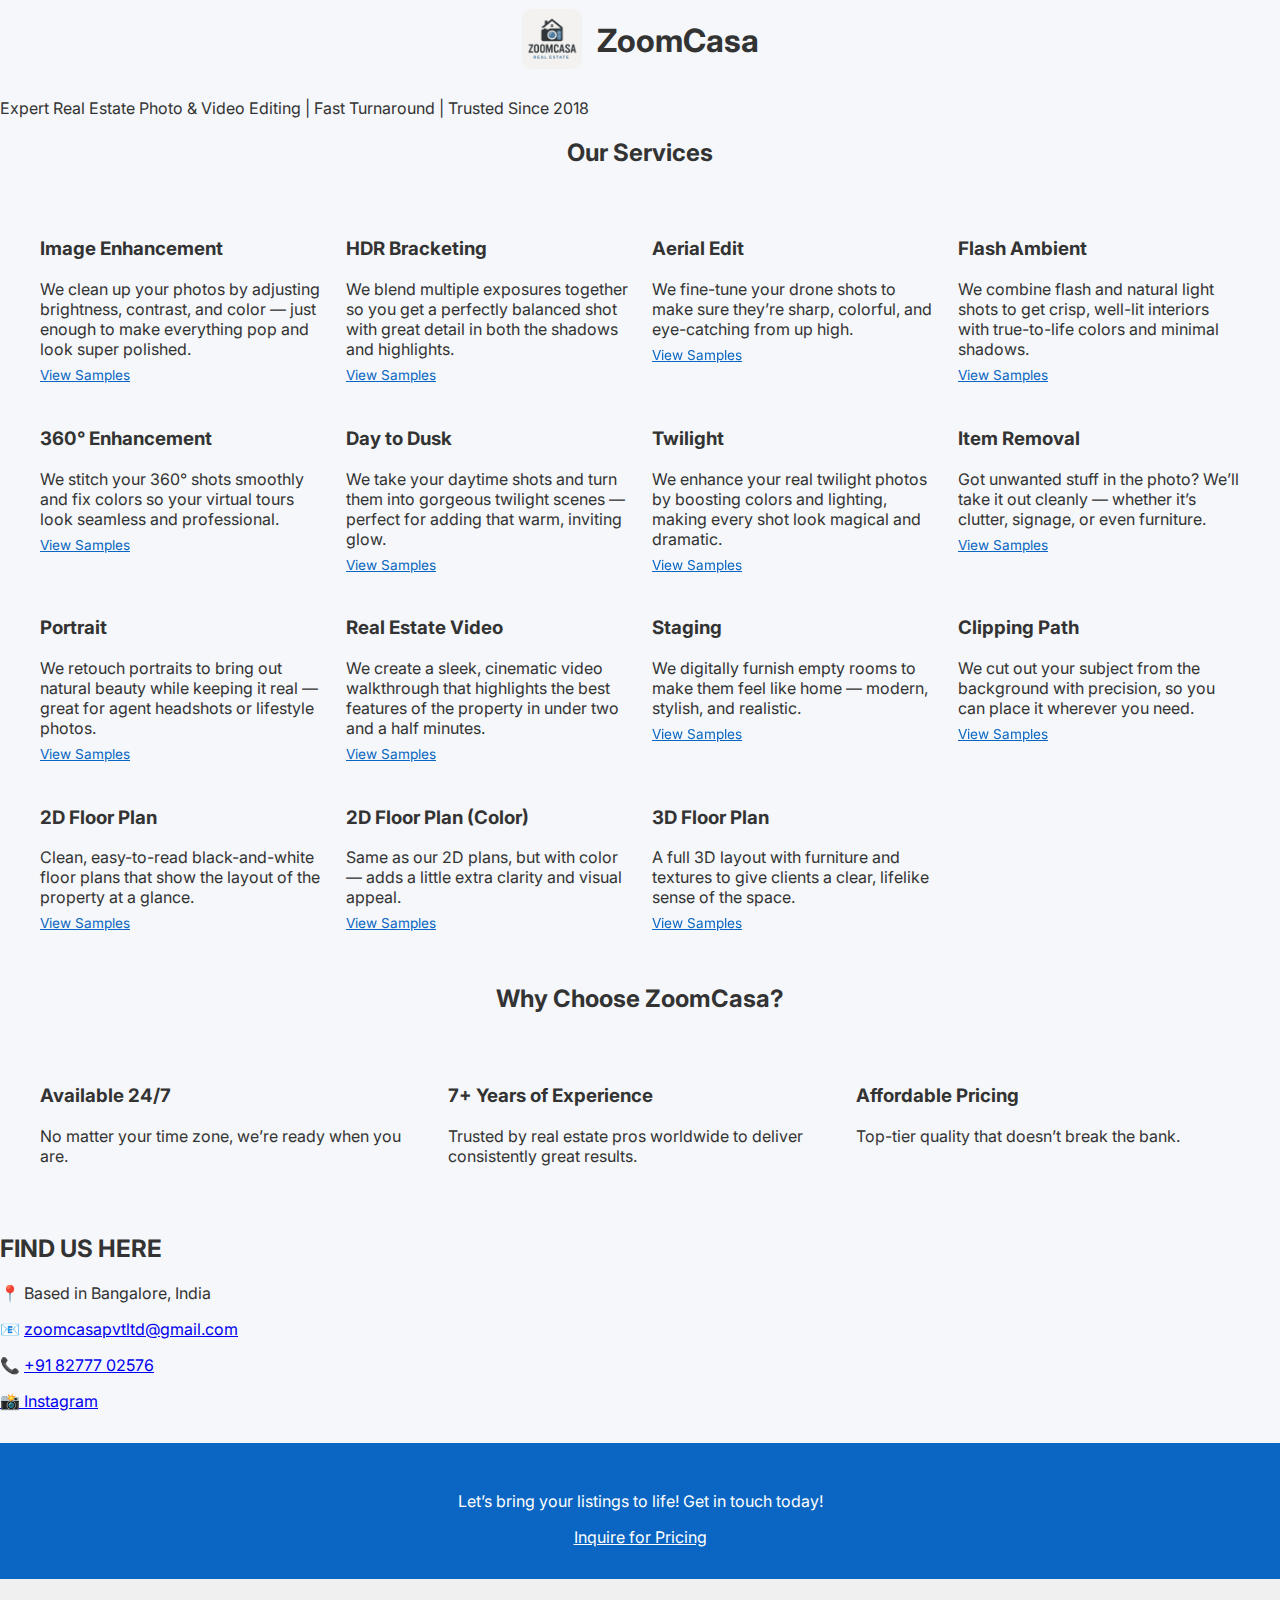
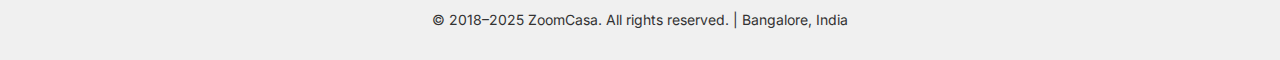
<file: index.html>
<!DOCTYPE html>
<html lang="en">
<head>
  <meta charset="UTF-8">
  <meta name="viewport" content="width=device-width, initial-scale=1.0">
  <title>ZoomCasa - Real Estate Media Services</title>
  <link href="https://fonts.googleapis.com/css2?family=Inter:wght@400;700&display=swap" rel="stylesheet">
  <link rel="stylesheet" href="style.css">
  <style>
    .description {
      opacity: 1 !important;
      height: auto !important;
      overflow: visible !important;
    }

    .view-samples {
  display: inline-block;
  margin-top: 8px;
  color: #0a66c2;
  font-size: 0.85em;
  opacity: 1;
  transform: translateY(0);
  transition: transform 0.3s ease-in-out;
  text-decoration: underline;
}
/* Watermark animation */
body::before {
      content: "";
      position: fixed;
      top: 50%;
      left: 50%;
      width: 600px;
      height: 600px;
      background-image: url('logo.png');
      background-size: contain;
      background-repeat: no-repeat;
      background-position: center;
      opacity: 0;
      transform: translate(-50%, -50%) scale(0.6);
      z-index: 0;
      pointer-events: none;
      animation: fadeInScale 3s ease forwards;
    }

    @keyframes fadeInScale {
      0% {
        opacity: 0;
        transform: translate(-50%, -50%) scale(0.6);
      }
      100% {
        opacity: 0.04;
        transform: translate(-50%, -50%) scale(1);
      }
    }
      @keyframes fadeInModal {
      from { opacity: 0; }
      to { opacity: 1; }
    }

    @keyframes scaleUp {
      0% { transform: scale(0.9); opacity: 0; }
      100% { transform: scale(1); opacity: 1; }
    }
  </style>
</head>
<body>
  <header>
    <div style="display: flex; align-items: center; justify-content: center; gap: 15px;">
      <a href="/"><img src="logo.png" alt="ZoomCasa Logo" style="height: 60px; opacity: 0.85; border-radius: 10px;"></a>
      <h1>ZoomCasa</h1>
    </div>
    <p>Expert Real Estate Photo & Video Editing | Fast Turnaround | Trusted Since 2018</p>
  </header>

  <section>
    <h2 style="text-align:center;">Our Services</h2>
    <div class="services">
      <div class="card"><h3>Image Enhancement</h3><div class="description">We clean up your photos by adjusting brightness, contrast, and color — just enough to make everything pop and look super polished.<br><span class="view-samples" onclick="showSamples(['images/a1.jpg'])">View Samples</span></div></div>
      <div class="card"><h3>HDR Bracketing</h3><div class="description">We blend multiple exposures together so you get a perfectly balanced shot with great detail in both the shadows and highlights.<br><span class="view-samples" onclick="showSamples(['images/b2.jpg', 'images/b3.jpg', 'images/b4.jpg', 'images/b5.jpg'])">View Samples</span></div></div>
      <div class="card"><h3>Aerial Edit</h3><div class="description">We fine-tune your drone shots to make sure they’re sharp, colorful, and eye-catching from up high.<br><span class="view-samples">View Samples</span></div></div>
      <div class="card"><h3>Flash Ambient</h3><div class="description">We combine flash and natural light shots to get crisp, well-lit interiors with true-to-life colors and minimal shadows.<br><span class="view-samples">View Samples</span></div></div>
      <div class="card"><h3>360° Enhancement</h3><div class="description">We stitch your 360° shots smoothly and fix colors so your virtual tours look seamless and professional.<br><span class="view-samples">View Samples</span></div></div>
      <div class="card"><h3>Day to Dusk</h3><div class="description">We take your daytime shots and turn them into gorgeous twilight scenes — perfect for adding that warm, inviting glow.<br><span class="view-samples">View Samples</span></div></div>
      <div class="card"><h3>Twilight</h3><div class="description">We enhance your real twilight photos by boosting colors and lighting, making every shot look magical and dramatic.<br><span class="view-samples">View Samples</span></div></div>
      <div class="card"><h3>Item Removal</h3><div class="description">Got unwanted stuff in the photo? We’ll take it out cleanly — whether it’s clutter, signage, or even furniture.<br><span class="view-samples">View Samples</span></div></div>
      <div class="card"><h3>Portrait</h3><div class="description">We retouch portraits to bring out natural beauty while keeping it real — great for agent headshots or lifestyle photos.<br><span class="view-samples">View Samples</span></div></div>
      <div class="card"><h3>Real Estate Video</h3><div class="description">We create a sleek, cinematic video walkthrough that highlights the best features of the property in under two and a half minutes.<br><span class="view-samples">View Samples</span></div></div>
      <div class="card"><h3>Staging</h3><div class="description">We digitally furnish empty rooms to make them feel like home — modern, stylish, and realistic.<br><span class="view-samples">View Samples</span></div></div>
      <div class="card"><h3>Clipping Path</h3><div class="description">We cut out your subject from the background with precision, so you can place it wherever you need.<br><span class="view-samples">View Samples</span></div></div>
      <div class="card"><h3>2D Floor Plan</h3><div class="description">Clean, easy-to-read black-and-white floor plans that show the layout of the property at a glance.<br><span class="view-samples">View Samples</span></div></div>
      <div class="card"><h3>2D Floor Plan (Color)</h3><div class="description">Same as our 2D plans, but with color — adds a little extra clarity and visual appeal.<br><span class="view-samples">View Samples</span></div></div>
      <div class="card"><h3>3D Floor Plan</h3><div class="description">A full 3D layout with furniture and textures to give clients a clear, lifelike sense of the space.<br><span class="view-samples">View Samples</span></div></div>
    </div>
  </section>

  <section>
    <h2 style="text-align:center;">Why Choose ZoomCasa?</h2>
    <div class="services">
      <div class="card"><h3>Available 24/7</h3><p>No matter your time zone, we’re ready when you are.</p></div>
      <div class="card"><h3>7+ Years of Experience</h3><p>Trusted by real estate pros worldwide to deliver consistently great results.</p></div>
      <div class="card"><h3>Affordable Pricing</h3><p>Top-tier quality that doesn’t break the bank.</p></div>
    </div>
  </section>

  <section class="contact">
    <h2>FIND US HERE</h2>
    <p>📍 Based in Bangalore, India</p>
    <p>📧 <a href="mailto:zoomcasapvtltd@gmail.com">zoomcasapvtltd@gmail.com</a></p>
    <p>📞 <a href="tel:+918277702576">+91 82777 02576</a></p>
    <div class="social-links">
      <a href="https://www.instagram.com/zoomcasa.ltd/" target="_blank">📸 Instagram</a>
    </div>
  </section>

  <div class="cta">
    <p>Let’s bring your listings to life! Get in touch today!</p>
    <a href="mailto:zoomcasapvtltd@gmail.com">Inquire for Pricing</a>
  </div>

  <footer>
    &copy; 2018–2025 ZoomCasa. All rights reserved. | Bangalore, India
  </footer>
<!-- Modal for viewing samples -->
<div id="sampleModal" style="display:none; position:fixed; top:0; left:0; width:100%; height:100%; background-color: rgba(0,0,0,0.8); z-index:9999; justify-content:center; align-items:center; animation: fadeInModal 0.4s ease-in-out forwards;">
  <div style="background:#fff; padding:20px; max-width:80%; max-height:80%; overflow:auto; position:relative;">
    <span onclick="document.getElementById('sampleModal').style.display='none'" style="position:absolute; top:10px; right:20px; font-size:24px; cursor:pointer;">&times;</span>
    <div id="modalContent" style="animation: scaleUp 0.4s ease-in-out forwards;"></div>
  </div>
</div>

<script>
  function showSamples(images) {
    const modal = document.getElementById('sampleModal');
    const container = document.getElementById('modalContent');
    container.innerHTML = images.map(src => `<img src="${src}" style="max-width:100%; margin:10px 0;">`).join('');
    modal.style.display = 'flex';
  }
</script>

</body>
</html>
</file>
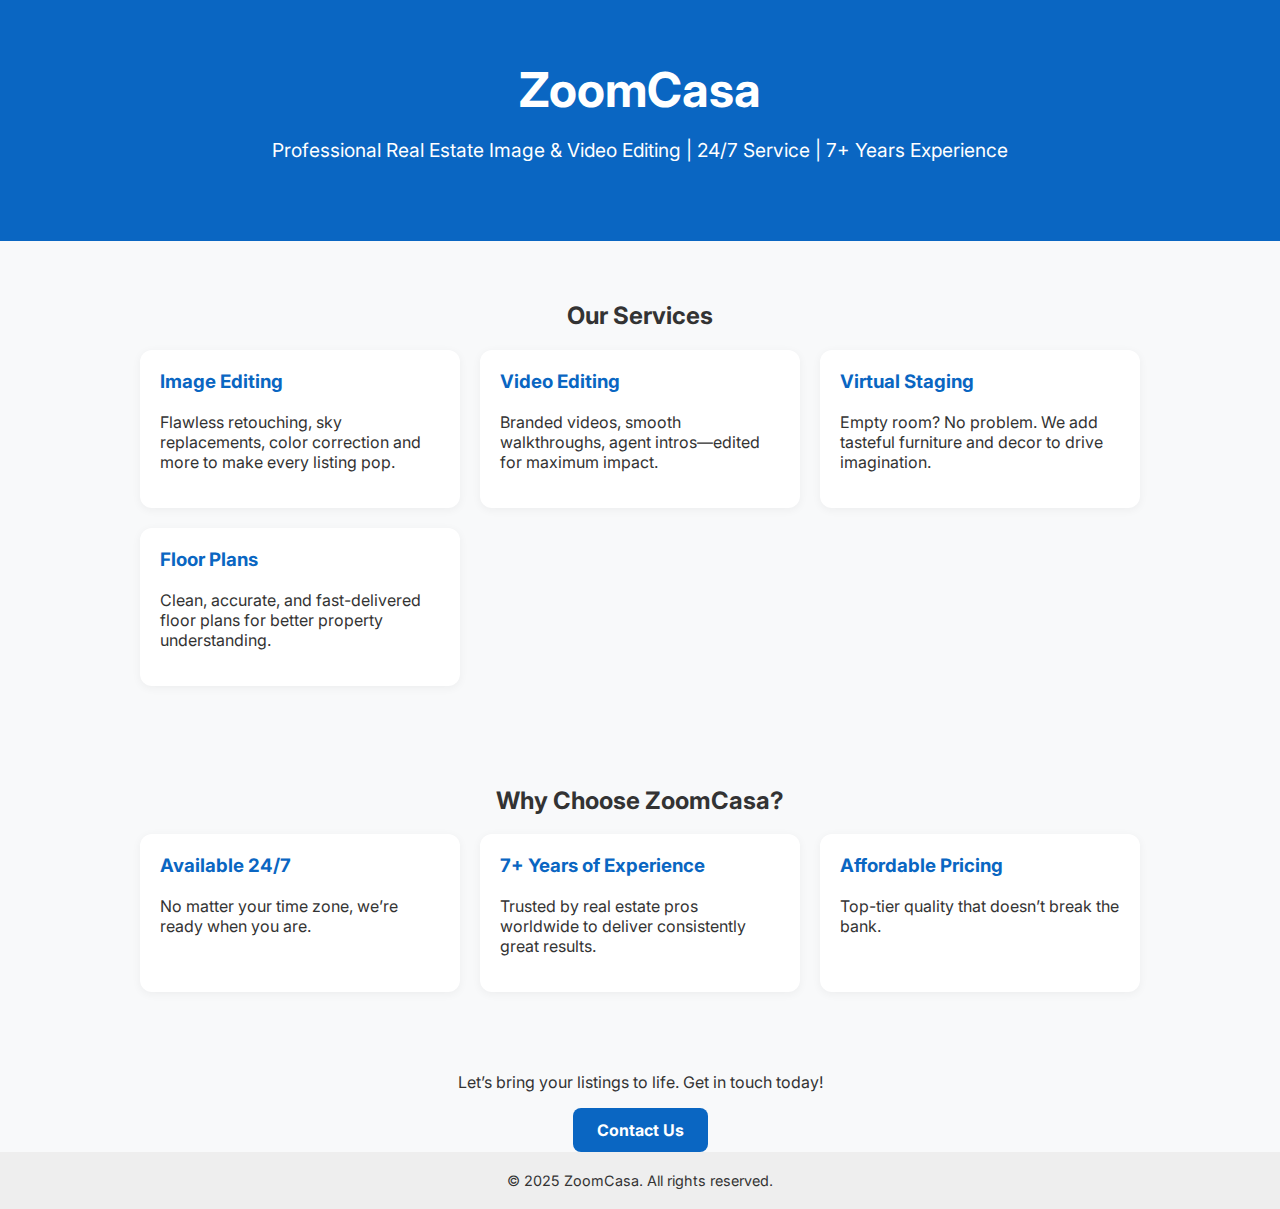
<file: zoomcasa.html>
<!DOCTYPE html>
<html lang="en">
<head>
  <meta charset="UTF-8" />
  <meta name="viewport" content="width=device-width, initial-scale=1.0"/>
  <title>ZoomCasa - Real Estate Media Services</title>
  <link href="https://fonts.googleapis.com/css2?family=Inter:wght@400;700&display=swap" rel="stylesheet" />
  <link rel="stylesheet" href="zoomcasa.css" />
</head>
<body>
  <header>
    <h1>ZoomCasa</h1>
    <p>Professional Real Estate Image & Video Editing | 24/7 Service | 7+ Years Experience</p>
  </header>

  <section>
    <h2 style="text-align:center;">Our Services</h2>
    <div class="services">
      <div class="card">
        <h3>Image Editing</h3>
        <p>Flawless retouching, sky replacements, color correction and more to make every listing pop.</p>
      </div>
      <div class="card">
        <h3>Video Editing</h3>
        <p>Branded videos, smooth walkthroughs, agent intros—edited for maximum impact.</p>
      </div>
      <div class="card">
        <h3>Virtual Staging</h3>
        <p>Empty room? No problem. We add tasteful furniture and decor to drive imagination.</p>
      </div>
      <div class="card">
        <h3>Floor Plans</h3>
        <p>Clean, accurate, and fast-delivered floor plans for better property understanding.</p>
      </div>
    </div>
  </section>

  <section>
    <h2 style="text-align:center;">Why Choose ZoomCasa?</h2>
    <div class="services">
      <div class="card">
        <h3>Available 24/7</h3>
        <p>No matter your time zone, we’re ready when you are.</p>
      </div>
      <div class="card">
        <h3>7+ Years of Experience</h3>
        <p>Trusted by real estate pros worldwide to deliver consistently great results.</p>
      </div>
      <div class="card">
        <h3>Affordable Pricing</h3>
        <p>Top-tier quality that doesn’t break the bank.</p>
      </div>
    </div>
  </section>

  <div class="cta">
    <p>Let’s bring your listings to life. Get in touch today!</p>
    <a href="mailto:hello@zoomcasa.com">Contact Us</a>
  </div>

  <footer>
    &copy; 2025 ZoomCasa. All rights reserved.
  </footer>
</body>
</html>
</file>
<file: style.css>
body {
  font-family: 'Inter', sans-serif;
  background: #f5f7fa;
  color: #333;
  margin: 0;
  padding: 0;
}

nav {
  background-color: #ffffff;
  padding: 1rem 2rem;
  box-shadow: 0 2px 6px rgba(0, 0, 0, 0.1);
  display: flex;
  align-items: center;
  justify-content: space-between;
}

.logo-heading {
  display: flex;
  align-items: center;
  gap: 10px;
  animation: bounceIn 6s ease forwards;
  opacity: 0;
  animation-fill-mode: forwards;
}

.logo-heading img {
  height: 50px;
  transition: transform 1.5s ease;
}

.logo-heading h1 {
  margin: 0;
  font-size: 2em;
  color: #0a66c2;
  transition: color 1.5s ease;
}

.logo-heading:hover img {
  transform: scale(1.1) rotate(-5deg);
}

.logo-heading:hover h1 {
  color: #003366;
}

.nav-links {
  display: flex;
  gap: 1rem;
  align-items: center;
}

.nav-links a {
  text-decoration: none;
  color: #0a66c2;
  font-weight: 600;
  padding: 0.5rem 1rem;
  transition: background 0.3s ease, color 0.3s ease;
  border-radius: 8px;
}

.nav-links a:hover {
  background-color: #0a66c2;
  color: white;
}

@keyframes bounceIn {
  0% { transform: scale(0.5); opacity: 0; }
  60% { transform: scale(1.1); opacity: 1; }
  100% { transform: scale(1); opacity: 1; }
}

header .tagline {
  text-align: center;
  font-size: 1.2rem;
  margin: 1rem auto;
  max-width: 800px;
}

.section-title {
  text-align: center;
  margin-top: 2rem;
}

.services {
  display: grid;
  grid-template-columns: repeat(auto-fit, minmax(250px, 1fr));
  gap: 1.5rem;
  padding: 2rem;
  max-width: 1200px;
  margin: auto;
}

.service-card {
  background: #fff;
  border-radius: 16px;
  padding: 1.5rem;
  box-shadow: 0 4px 12px rgba(0,0,0,0.1);
  transition: all 0.3s ease;
  cursor: pointer;
}

.service-card:hover {
  transform: scale(1.02);
  background: #f0f8ff;
}

.service-desc {
  display: none;
  margin-top: 0.75rem;
  animation: fadeIn 0.5s ease forwards;
}

@keyframes fadeIn {
  from { opacity: 0; }
  to { opacity: 1; }
}

.follow-us, .cta, footer {
  text-align: center;
  padding: 2rem;
}

.social-icons a {
  margin: 0 10px;
  color: #0a66c2;
  font-size: 24px;
  transition: transform 0.3s ease, color 0.3s ease;
}

.social-icons a:hover {
  transform: scale(1.2);
  color: #e1306c;
}

.cta {
  background-color: #0a66c2;
  color: white;
  margin-top: 2rem;
}

.cta a {
  color: white;
  text-decoration: underline;
}

footer {
  background: #f0f0f0;
  font-size: 14px;
}
</file>
<file: zoomcasa.css>
body {
    font-family: 'Inter', sans-serif;
    margin: 0;
    padding: 0;
    background-color: #f8f9fa;
    color: #333;
  }
  
  header {
    background-color: #0a66c2;
    color: white;
    padding: 60px 20px;
    text-align: center;
  }
  
  header h1 {
    margin: 0 0 10px;
    font-size: 3em;
  }
  
  header p {
    font-size: 1.2em;
  }
  
  section {
    padding: 40px 20px;
    max-width: 1000px;
    margin: auto;
  }
  
  .services {
    display: grid;
    grid-template-columns: repeat(auto-fit, minmax(250px, 1fr));
    gap: 20px;
  }
  
  .card {
    background: white;
    padding: 20px;
    border-radius: 12px;
    box-shadow: 0 2px 10px rgba(0,0,0,0.05);
  }
  
  .card h3 {
    margin-top: 0;
    color: #0a66c2;
  }
  
  .cta {
    text-align: center;
    margin-top: 40px;
  }
  
  .cta a {
    display: inline-block;
    padding: 12px 24px;
    background-color: #0a66c2;
    color: white;
    border-radius: 8px;
    text-decoration: none;
    font-weight: bold;
  }
  
  footer {
    text-align: center;
    padding: 20px;
    background: #eee;
    font-size: 0.9em;
  }
</file>
